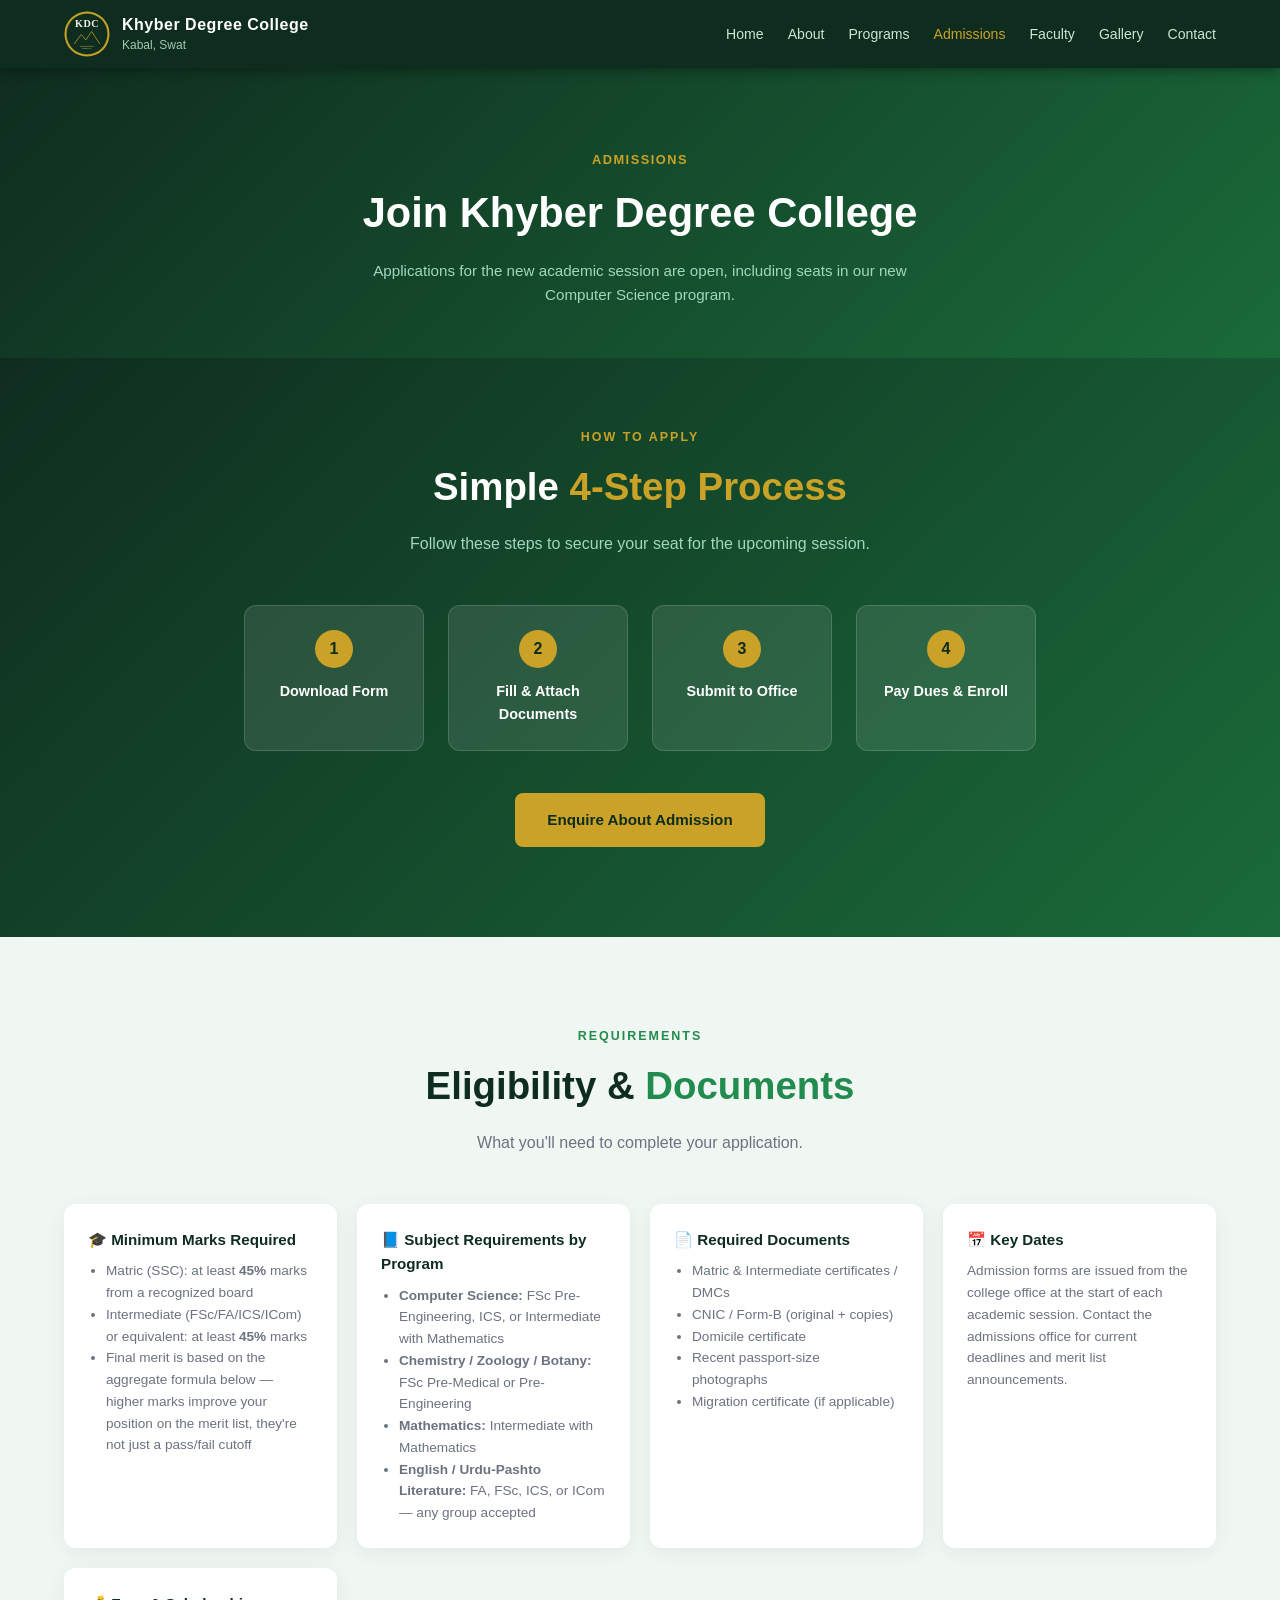
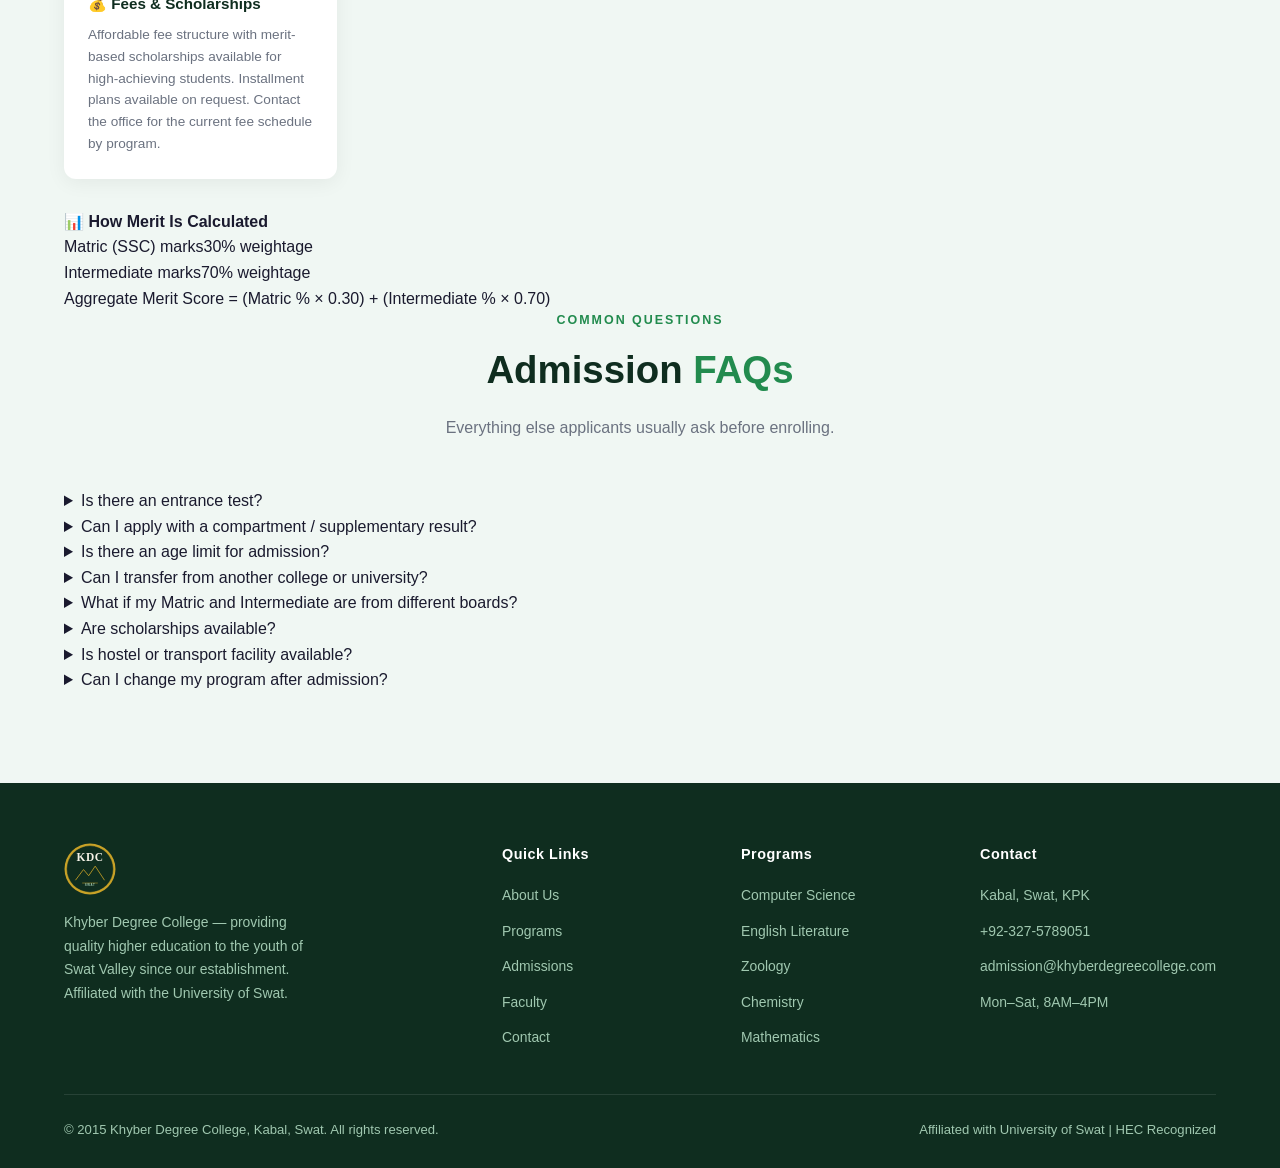
<file: admissions.html>
<!DOCTYPE html>
<html lang="en">
<head>
  <meta charset="UTF-8" />
  <meta name="viewport" content="width=device-width, initial-scale=1.0" />
  <title>Admissions – Khyber Degree College</title>
  <link rel="icon" type="image/svg+xml" href="images/kdc-logo.svg" />
  <link rel="stylesheet" href="css/style.css" />
</head>
<body>

<nav id="navbar">
  <a class="nav-brand" href="index.html">
    <div class="nav-logo" style="background:none;"><svg width="46" height="46" viewBox="0 0 200 200" style="display:block;flex-shrink:0;"><circle cx="100" cy="100" r="98" fill="#c9a227"/><circle cx="100" cy="100" r="90" fill="#0f2d1f"/><circle cx="100" cy="100" r="90" fill="none" stroke="#c9a227" stroke-width="2"/><text x="100" y="70" text-anchor="middle" font-family="Georgia, serif" font-weight="700" font-size="44" fill="#f4f1e6" letter-spacing="2">KDC</text><path d="M45,142 L75,102 L95,126 L120,89 L155,142" fill="none" stroke="#c9a227" stroke-width="3.5" stroke-linejoin="round" stroke-linecap="round" opacity="0.9"/><line x1="70" y1="154" x2="130" y2="154" stroke="#c9a227" stroke-width="2"/><text x="100" y="167" text-anchor="middle" font-family="Arial" font-weight="700" font-size="11" fill="#a0c8b0" letter-spacing="2.5">SWAT</text></svg></div>
    <div class="nav-title">
      <strong>Khyber Degree College</strong>
      <span>Kabal, Swat</span>
    </div>
  </a>
  <ul class="nav-links" id="navLinks">
    <li><a href="index.html">Home</a></li>
    <li><a href="about.html">About</a></li>
    <li><a href="programs.html">Programs</a></li>
    <li><a href="admissions.html" class="active">Admissions</a></li>
    <li><a href="faculty.html">Faculty</a></li>
    <li><a href="gallery.html">Gallery</a></li>
    <li><a href="contact.html">Contact</a></li>
  </ul>
  <div class="hamburger" id="hamburger" onclick="toggleMenu()">
    <span></span><span></span><span></span>
  </div>
</nav>

<div class="page-banner">
  <p class="crumb">Admissions</p>
  <h1>Join Khyber Degree College</h1>
  <p>Applications for the new academic session are open, including seats in our new Computer Science program.</p>
</div>

<section class="admission" id="admission" style="padding-top:70px;">
  <p class="section-label">How to Apply</p>
  <h2 class="section-title">Simple <span style="color:var(--gold)">4-Step Process</span></h2>
  <p class="section-desc">Follow these steps to secure your seat for the upcoming session.</p>
  <div class="admission-steps">
    <div class="step">
      <div class="step-num">1</div>
      <h4>Download Form</h4>
    </div>
    <div class="step">
      <div class="step-num">2</div>
      <h4>Fill &amp; Attach Documents</h4>
    </div>
    <div class="step">
      <div class="step-num">3</div>
      <h4>Submit to Office</h4>
    </div>
    <div class="step">
      <div class="step-num">4</div>
      <h4>Pay Dues &amp; Enroll</h4>
    </div>
  </div>
  <a href="contact.html" class="btn btn-primary">Enquire About Admission</a>
</section>

<section class="programs">
  <div class="centered">
    <p class="section-label">Requirements</p>
    <h2 class="section-title">Eligibility &amp; <span>Documents</span></h2>
    <p class="section-desc">What you'll need to complete your application.</p>
  </div>
  <div class="req-grid">
    <div class="req-card">
      <h4>🎓 Minimum Marks Required</h4>
      <ul>
        <li>Matric (SSC): at least <strong>45%</strong> marks from a recognized board</li>
        <li>Intermediate (FSc/FA/ICS/ICom) or equivalent: at least <strong>45%</strong> marks</li>
        <li>Final merit is based on the aggregate formula below — higher marks improve your position on the merit list, they're not just a pass/fail cutoff</li>
      </ul>
    </div>
    <div class="req-card">
      <h4>📘 Subject Requirements by Program</h4>
      <ul>
        <li><strong>Computer Science:</strong> FSc Pre-Engineering, ICS, or Intermediate with Mathematics</li>
        <li><strong>Chemistry / Zoology / Botany:</strong> FSc Pre-Medical or Pre-Engineering</li>
        <li><strong>Mathematics:</strong> Intermediate with Mathematics</li>
        <li><strong>English / Urdu-Pashto Literature:</strong> FA, FSc, ICS, or ICom — any group accepted</li>
      </ul>
    </div>
    <div class="req-card">
      <h4>📄 Required Documents</h4>
      <ul>
        <li>Matric &amp; Intermediate certificates / DMCs</li>
        <li>CNIC / Form-B (original + copies)</li>
        <li>Domicile certificate</li>
        <li>Recent passport-size photographs</li>
        <li>Migration certificate (if applicable)</li>
      </ul>
    </div>
    <div class="req-card">
      <h4>📅 Key Dates</h4>
      <p>Admission forms are issued from the college office at the start of each academic session. Contact the admissions office for current deadlines and merit list announcements.</p>
    </div>
    <div class="req-card">
      <h4>💰 Fees &amp; Scholarships</h4>
      <p>Affordable fee structure with merit-based scholarships available for high-achieving students. Installment plans available on request. Contact the office for the current fee schedule by program.</p>
    </div>
  </div>

  <div class="merit-box">
    <h4>📊 How Merit Is Calculated</h4>
    <div class="merit-rows">
      <div class="merit-row"><span>Matric (SSC) marks</span><span class="weight">30% weightage</span></div>
      <div class="merit-row"><span>Intermediate marks</span><span class="weight">70% weightage</span></div>
    </div>
    <div class="formula">Aggregate Merit Score = (Matric % &times; 0.30) + (Intermediate % &times; 0.70)</div>
  </div>

  <div class="centered">
    <p class="section-label">Common Questions</p>
    <h2 class="section-title">Admission <span>FAQs</span></h2>
    <p class="section-desc">Everything else applicants usually ask before enrolling.</p>
  </div>
  <div class="faq-list">
    <details class="faq-item">
      <summary>Is there an entrance test?</summary>
      <p>No. Admission is purely merit-based on your Matric and Intermediate academic record — there is no separate entry test to sit for.</p>
    </details>
    <details class="faq-item">
      <summary>Can I apply with a compartment / supplementary result?</summary>
      <p>You may apply provisionally, but your admission is confirmed only once you clear the compartment and submit an updated result before the merit list deadline.</p>
    </details>
    <details class="faq-item">
      <summary>Is there an age limit for admission?</summary>
      <p>There is no strict upper age limit for BS admission at the college. You do need to meet the standard minimum age requirement for having completed Intermediate.</p>
    </details>
    <details class="faq-item">
      <summary>Can I transfer from another college or university?</summary>
      <p>Yes, migration is possible subject to seat availability and University of Swat equivalence/transfer policy. Bring your migration certificate and transcript to the admissions office for evaluation.</p>
    </details>
    <details class="faq-item">
      <summary>What if my Matric and Intermediate are from different boards?</summary>
      <p>That's fine — results from any board recognized by the relevant provincial or federal education authority are accepted. Equivalence certificates are required for qualifications from outside Pakistan.</p>
    </details>
    <details class="faq-item">
      <summary>Are scholarships available?</summary>
      <p>Yes, merit-based fee concessions and scholarships are available for high-achieving and financially deserving students. Ask the admissions office about current eligibility criteria and how to apply.</p>
    </details>
    <details class="faq-item">
      <summary>Is hostel or transport facility available?</summary>
      <p>The college currently operates as a day-scholar institution. Contact the office directly for the latest information on any transport arrangements for students commuting from nearby areas.</p>
    </details>
    <details class="faq-item">
      <summary>Can I change my program after admission?</summary>
      <p>Program changes may be considered within the first few weeks of the semester, subject to seat availability in the desired program and approval from the college administration.</p>
    </details>
  </div>
</section>

<footer>
  <div class="footer-grid">
    <div class="footer-brand">
      <div class="footer-logo" style="background:none;"><svg width="52" height="52" viewBox="0 0 200 200" style="display:block;"><circle cx="100" cy="100" r="98" fill="#c9a227"/><circle cx="100" cy="100" r="90" fill="#0f2d1f"/><circle cx="100" cy="100" r="90" fill="none" stroke="#c9a227" stroke-width="2"/><text x="100" y="70" text-anchor="middle" font-family="Georgia, serif" font-weight="700" font-size="44" fill="#f4f1e6" letter-spacing="2">KDC</text><path d="M45,142 L75,102 L95,126 L120,89 L155,142" fill="none" stroke="#c9a227" stroke-width="3.5" stroke-linejoin="round" stroke-linecap="round" opacity="0.9"/><line x1="70" y1="154" x2="130" y2="154" stroke="#c9a227" stroke-width="2"/><text x="100" y="167" text-anchor="middle" font-family="Arial" font-weight="700" font-size="11" fill="#a0c8b0" letter-spacing="2.5">SWAT</text></svg></div>
      <p>Khyber Degree College — providing quality higher education to the youth of Swat Valley since our establishment. Affiliated with the University of Swat.</p>
    </div>
    <div class="footer-col">
      <h4>Quick Links</h4>
      <ul>
        <li><a href="about.html">About Us</a></li>
        <li><a href="programs.html">Programs</a></li>
        <li><a href="admissions.html">Admissions</a></li>
        <li><a href="faculty.html">Faculty</a></li>
        <li><a href="contact.html">Contact</a></li>
      </ul>
    </div>
    <div class="footer-col">
      <h4>Programs</h4>
      <ul>
        <li><a href="programs.html#computer-science">Computer Science</a></li>
        <li><a href="programs.html#english-literature">English Literature</a></li>
        <li><a href="programs.html#zoology">Zoology</a></li>
        <li><a href="programs.html#chemistry">Chemistry</a></li>
        <li><a href="programs.html#mathematics">Mathematics</a></li>
      </ul>
    </div>
    <div class="footer-col">
      <h4>Contact</h4>
      <ul>
        <li><a href="contact.html">Kabal, Swat, KPK</a></li>
        <li><a href="contact.html">+92-327-5789051</a></li>
        <li><a href="mailto:admission@khyberdegreecollege.com">admission@khyberdegreecollege.com</a></li>
        <li><a href="contact.html">Mon–Sat, 8AM–4PM</a></li>
      </ul>
    </div>
  </div>
  <div class="footer-bottom">
    <span>© 2015 Khyber Degree College, Kabal, Swat. All rights reserved.</span>
    <span>Affiliated with University of Swat | HEC Recognized</span>
  </div>
</footer>

<script src="js/script.js"></script>
</body>
</html>
</file>
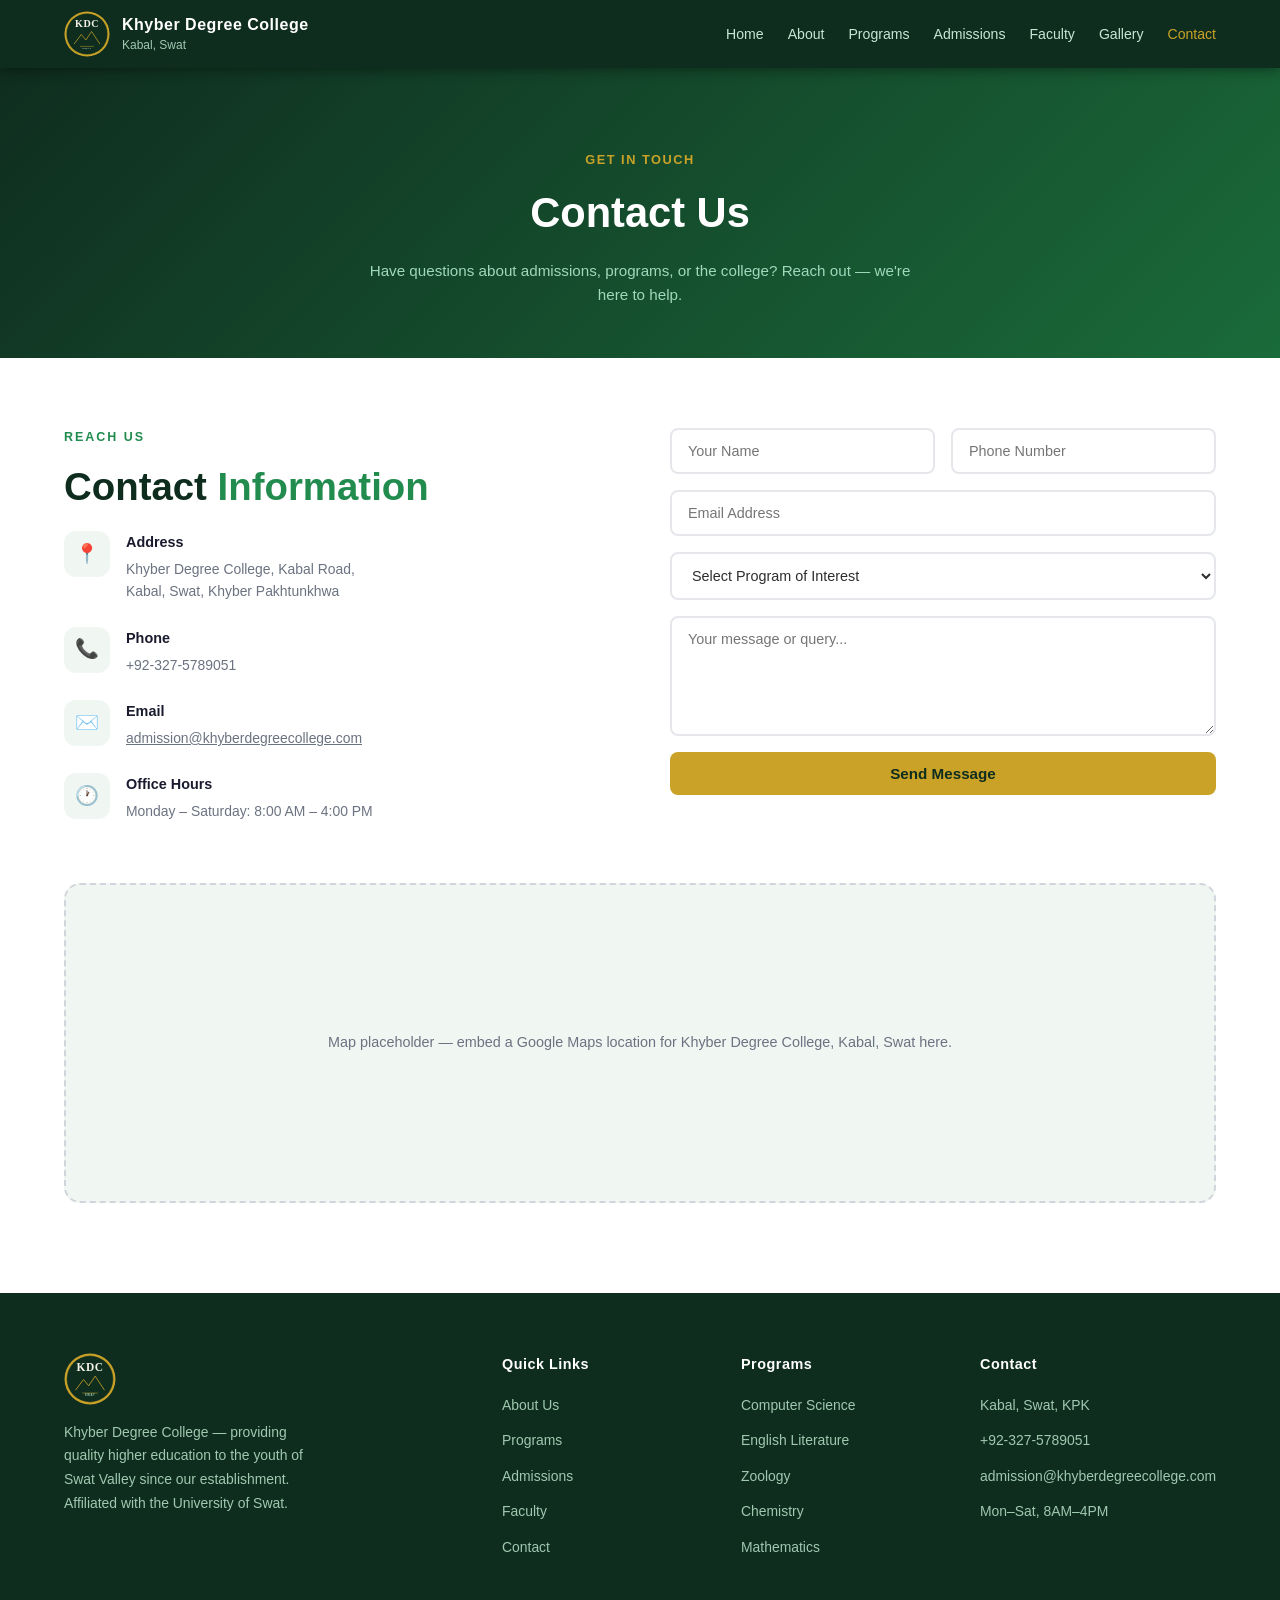
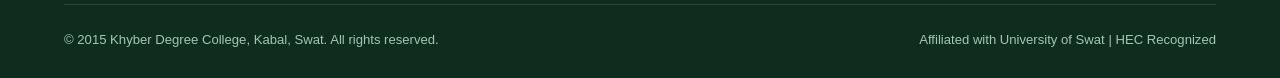
<file: contact.html>
<!DOCTYPE html>
<html lang="en">
<head>
  <meta charset="UTF-8" />
  <meta name="viewport" content="width=device-width, initial-scale=1.0" />
  <title>Contact Us – Khyber Degree College</title>
  <link rel="icon" type="image/svg+xml" href="images/kdc-logo.svg" />
  <link rel="stylesheet" href="css/style.css" />
</head>
<body>

<nav id="navbar">
  <a class="nav-brand" href="index.html">
    <div class="nav-logo" style="background:none;"><svg width="46" height="46" viewBox="0 0 200 200" style="display:block;flex-shrink:0;"><circle cx="100" cy="100" r="98" fill="#c9a227"/><circle cx="100" cy="100" r="90" fill="#0f2d1f"/><circle cx="100" cy="100" r="90" fill="none" stroke="#c9a227" stroke-width="2"/><text x="100" y="70" text-anchor="middle" font-family="Georgia, serif" font-weight="700" font-size="44" fill="#f4f1e6" letter-spacing="2">KDC</text><path d="M45,142 L75,102 L95,126 L120,89 L155,142" fill="none" stroke="#c9a227" stroke-width="3.5" stroke-linejoin="round" stroke-linecap="round" opacity="0.9"/><line x1="70" y1="154" x2="130" y2="154" stroke="#c9a227" stroke-width="2"/><text x="100" y="167" text-anchor="middle" font-family="Arial" font-weight="700" font-size="11" fill="#a0c8b0" letter-spacing="2.5">SWAT</text></svg></div>
    <div class="nav-title">
      <strong>Khyber Degree College</strong>
      <span>Kabal, Swat</span>
    </div>
  </a>
  <ul class="nav-links" id="navLinks">
    <li><a href="index.html">Home</a></li>
    <li><a href="about.html">About</a></li>
    <li><a href="programs.html">Programs</a></li>
    <li><a href="admissions.html">Admissions</a></li>
    <li><a href="faculty.html">Faculty</a></li>
    <li><a href="gallery.html">Gallery</a></li>
    <li><a href="contact.html" class="active">Contact</a></li>
  </ul>
  <div class="hamburger" id="hamburger" onclick="toggleMenu()">
    <span></span><span></span><span></span>
  </div>
</nav>

<div class="page-banner">
  <p class="crumb">Get In Touch</p>
  <h1>Contact Us</h1>
  <p>Have questions about admissions, programs, or the college? Reach out — we're here to help.</p>
</div>

<section class="contact" id="contact" style="padding-top:70px;">
  <div class="contact-grid">
    <div>
      <p class="section-label">Reach Us</p>
      <h2 class="section-title">Contact <span>Information</span></h2>
      <div class="contact-info">
        <div class="contact-item">
          <div class="contact-icon">📍</div>
          <div>
            <h4>Address</h4>
            <p>Khyber Degree College, Kabal Road,<br>Kabal, Swat, Khyber Pakhtunkhwa</p>
          </div>
        </div>
        <div class="contact-item">
          <div class="contact-icon">📞</div>
          <div>
            <h4>Phone</h4>
            <p>+92-327-5789051</p>
          </div>
        </div>
        <div class="contact-item">
          <div class="contact-icon">✉️</div>
          <div>
            <h4>Email</h4>
            <p><a href="mailto:admission@khyberdegreecollege.com">admission@khyberdegreecollege.com</a></p>
          </div>
        </div>
        <div class="contact-item">
          <div class="contact-icon">🕐</div>
          <div>
            <h4>Office Hours</h4>
            <p>Monday – Saturday: 8:00 AM – 4:00 PM</p>
          </div>
        </div>
      </div>
    </div>
    <div>
      <form class="contact-form" action="https://formspree.io/f/YOUR_FORM_ID" method="POST" onsubmit="handleSubmit(event)">
        <div class="form-row">
          <input type="text" name="name" placeholder="Your Name" required />
          <input type="tel" name="phone" placeholder="Phone Number" />
        </div>
        <input type="email" name="email" placeholder="Email Address" required />
        <select name="program">
          <option value="">Select Program of Interest</option>
          <option>Computer Science</option>
          <option>English Literature</option>
          <option>Zoology</option>
          <option>Chemistry</option>
          <option>Botany</option>
          <option>Mathematics</option>
          <option>Urdu / Pashto Literature</option>
        </select>
        <textarea name="message" placeholder="Your message or query..." required></textarea>
        <button type="submit" class="btn btn-primary">Send Message</button>
      </form>
    </div>
  </div>

  <div class="map-placeholder">
    Map placeholder — embed a Google Maps location for Khyber Degree College, Kabal, Swat here.
  </div>
</section>

<footer>
  <div class="footer-grid">
    <div class="footer-brand">
      <div class="footer-logo" style="background:none;"><svg width="52" height="52" viewBox="0 0 200 200" style="display:block;"><circle cx="100" cy="100" r="98" fill="#c9a227"/><circle cx="100" cy="100" r="90" fill="#0f2d1f"/><circle cx="100" cy="100" r="90" fill="none" stroke="#c9a227" stroke-width="2"/><text x="100" y="70" text-anchor="middle" font-family="Georgia, serif" font-weight="700" font-size="44" fill="#f4f1e6" letter-spacing="2">KDC</text><path d="M45,142 L75,102 L95,126 L120,89 L155,142" fill="none" stroke="#c9a227" stroke-width="3.5" stroke-linejoin="round" stroke-linecap="round" opacity="0.9"/><line x1="70" y1="154" x2="130" y2="154" stroke="#c9a227" stroke-width="2"/><text x="100" y="167" text-anchor="middle" font-family="Arial" font-weight="700" font-size="11" fill="#a0c8b0" letter-spacing="2.5">SWAT</text></svg></div>
      <p>Khyber Degree College — providing quality higher education to the youth of Swat Valley since our establishment. Affiliated with the University of Swat.</p>
    </div>
    <div class="footer-col">
      <h4>Quick Links</h4>
      <ul>
        <li><a href="about.html">About Us</a></li>
        <li><a href="programs.html">Programs</a></li>
        <li><a href="admissions.html">Admissions</a></li>
        <li><a href="faculty.html">Faculty</a></li>
        <li><a href="contact.html">Contact</a></li>
      </ul>
    </div>
    <div class="footer-col">
      <h4>Programs</h4>
      <ul>
        <li><a href="programs.html#computer-science">Computer Science</a></li>
        <li><a href="programs.html#english-literature">English Literature</a></li>
        <li><a href="programs.html#zoology">Zoology</a></li>
        <li><a href="programs.html#chemistry">Chemistry</a></li>
        <li><a href="programs.html#mathematics">Mathematics</a></li>
      </ul>
    </div>
    <div class="footer-col">
      <h4>Contact</h4>
      <ul>
        <li><a href="contact.html">Kabal, Swat, KPK</a></li>
        <li><a href="contact.html">+92-327-5789051</a></li>
        <li><a href="mailto:admission@khyberdegreecollege.com">admission@khyberdegreecollege.com</a></li>
        <li><a href="contact.html">Mon–Sat, 8AM–4PM</a></li>
      </ul>
    </div>
  </div>
  <div class="footer-bottom">
    <span>© 2015 Khyber Degree College, Kabal, Swat. All rights reserved.</span>
    <span>Affiliated with University of Swat | HEC Recognized</span>
  </div>
</footer>

<script src="js/script.js"></script>
</body>
</html>
</file>
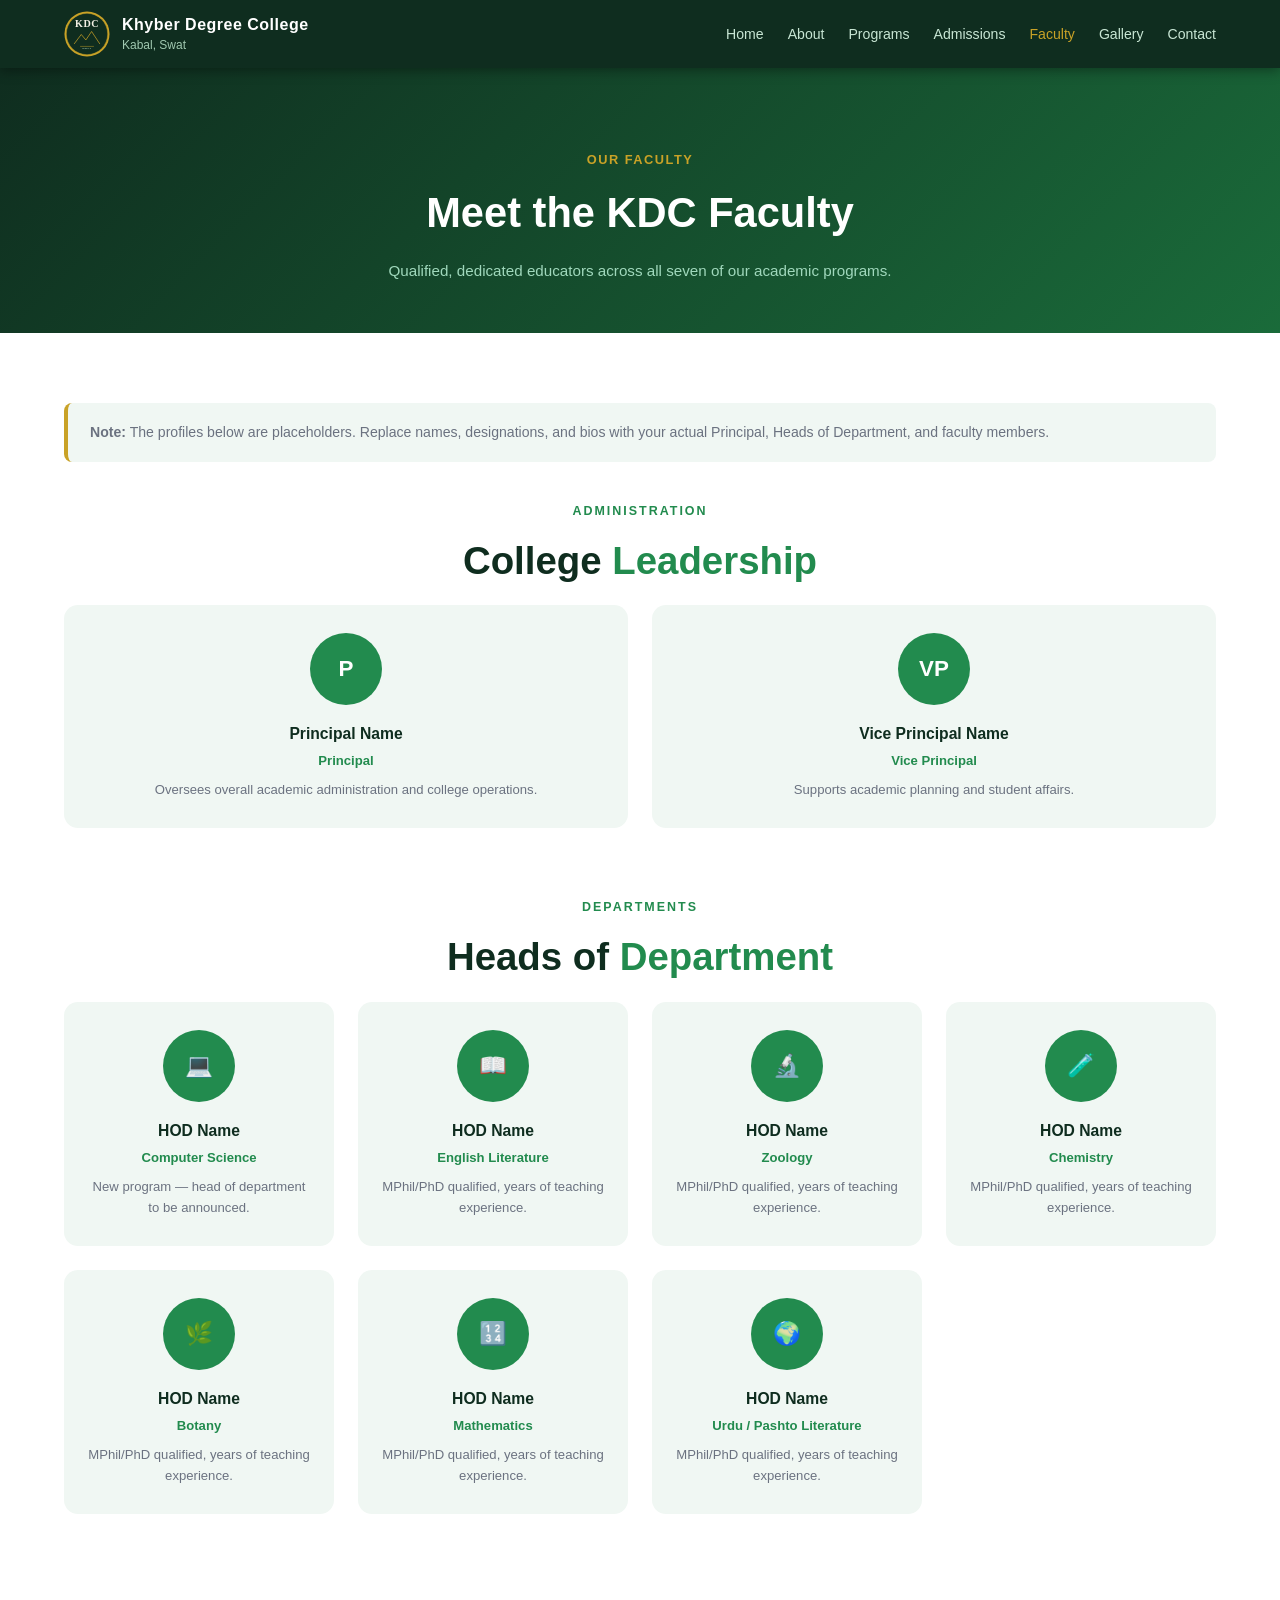
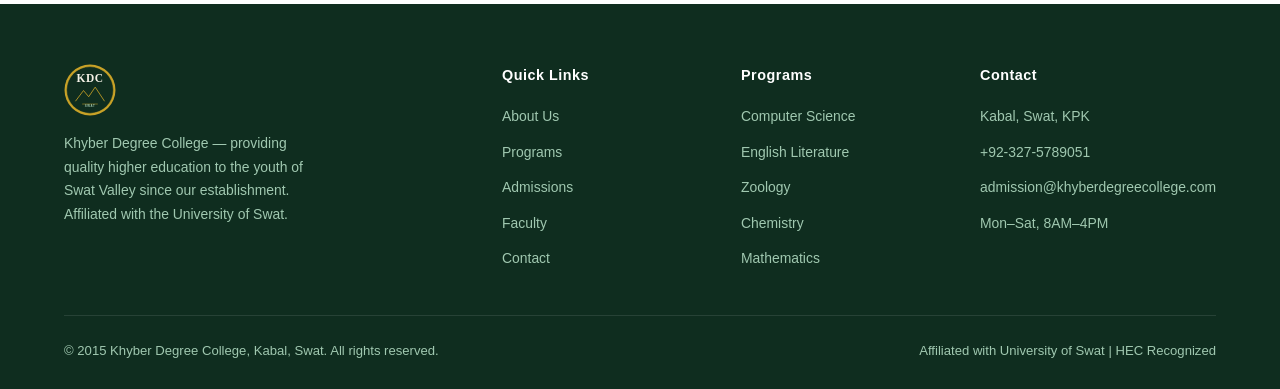
<file: faculty.html>
<!DOCTYPE html>
<html lang="en">
<head>
  <meta charset="UTF-8" />
  <meta name="viewport" content="width=device-width, initial-scale=1.0" />
  <title>Faculty – Khyber Degree College</title>
  <link rel="icon" type="image/svg+xml" href="images/kdc-logo.svg" />
  <link rel="stylesheet" href="css/style.css" />
</head>
<body>

<nav id="navbar">
  <a class="nav-brand" href="index.html">
    <div class="nav-logo" style="background:none;"><svg width="46" height="46" viewBox="0 0 200 200" style="display:block;flex-shrink:0;"><circle cx="100" cy="100" r="98" fill="#c9a227"/><circle cx="100" cy="100" r="90" fill="#0f2d1f"/><circle cx="100" cy="100" r="90" fill="none" stroke="#c9a227" stroke-width="2"/><text x="100" y="70" text-anchor="middle" font-family="Georgia, serif" font-weight="700" font-size="44" fill="#f4f1e6" letter-spacing="2">KDC</text><path d="M45,142 L75,102 L95,126 L120,89 L155,142" fill="none" stroke="#c9a227" stroke-width="3.5" stroke-linejoin="round" stroke-linecap="round" opacity="0.9"/><line x1="70" y1="154" x2="130" y2="154" stroke="#c9a227" stroke-width="2"/><text x="100" y="167" text-anchor="middle" font-family="Arial" font-weight="700" font-size="11" fill="#a0c8b0" letter-spacing="2.5">SWAT</text></svg></div>
    <div class="nav-title">
      <strong>Khyber Degree College</strong>
      <span>Kabal, Swat</span>
    </div>
  </a>
  <ul class="nav-links" id="navLinks">
    <li><a href="index.html">Home</a></li>
    <li><a href="about.html">About</a></li>
    <li><a href="programs.html">Programs</a></li>
    <li><a href="admissions.html">Admissions</a></li>
    <li><a href="faculty.html" class="active">Faculty</a></li>
    <li><a href="gallery.html">Gallery</a></li>
    <li><a href="contact.html">Contact</a></li>
  </ul>
  <div class="hamburger" id="hamburger" onclick="toggleMenu()">
    <span></span><span></span><span></span>
  </div>
</nav>

<div class="page-banner">
  <p class="crumb">Our Faculty</p>
  <h1>Meet the KDC Faculty</h1>
  <p>Qualified, dedicated educators across all seven of our academic programs.</p>
</div>

<section class="faculty" style="padding-top:70px;">
  <div class="faculty-note">
    <strong>Note:</strong> The profiles below are placeholders. Replace names, designations, and bios with your actual Principal, Heads of Department, and faculty members.
  </div>

  <div class="centered">
    <p class="section-label">Administration</p>
    <h2 class="section-title">College <span>Leadership</span></h2>
  </div>
  <div class="faculty-grid" style="margin-bottom: 70px;">
    <div class="faculty-card">
      <div class="faculty-avatar">P</div>
      <h3>Principal Name</h3>
      <p class="role">Principal</p>
      <p>Oversees overall academic administration and college operations.</p>
    </div>
    <div class="faculty-card">
      <div class="faculty-avatar">VP</div>
      <h3>Vice Principal Name</h3>
      <p class="role">Vice Principal</p>
      <p>Supports academic planning and student affairs.</p>
    </div>
  </div>

  <div class="centered">
    <p class="section-label">Departments</p>
    <h2 class="section-title">Heads of <span>Department</span></h2>
  </div>
  <div class="faculty-grid">
    <div class="faculty-card">
      <div class="faculty-avatar">💻</div>
      <h3>HOD Name</h3>
      <p class="role">Computer Science</p>
      <p>New program — head of department to be announced.</p>
    </div>
    <div class="faculty-card">
      <div class="faculty-avatar">📖</div>
      <h3>HOD Name</h3>
      <p class="role">English Literature</p>
      <p>MPhil/PhD qualified, years of teaching experience.</p>
    </div>
    <div class="faculty-card">
      <div class="faculty-avatar">🔬</div>
      <h3>HOD Name</h3>
      <p class="role">Zoology</p>
      <p>MPhil/PhD qualified, years of teaching experience.</p>
    </div>
    <div class="faculty-card">
      <div class="faculty-avatar">🧪</div>
      <h3>HOD Name</h3>
      <p class="role">Chemistry</p>
      <p>MPhil/PhD qualified, years of teaching experience.</p>
    </div>
    <div class="faculty-card">
      <div class="faculty-avatar">🌿</div>
      <h3>HOD Name</h3>
      <p class="role">Botany</p>
      <p>MPhil/PhD qualified, years of teaching experience.</p>
    </div>
    <div class="faculty-card">
      <div class="faculty-avatar">🔢</div>
      <h3>HOD Name</h3>
      <p class="role">Mathematics</p>
      <p>MPhil/PhD qualified, years of teaching experience.</p>
    </div>
    <div class="faculty-card">
      <div class="faculty-avatar">🌍</div>
      <h3>HOD Name</h3>
      <p class="role">Urdu / Pashto Literature</p>
      <p>MPhil/PhD qualified, years of teaching experience.</p>
    </div>
  </div>
</section>

<footer>
  <div class="footer-grid">
    <div class="footer-brand">
      <div class="footer-logo" style="background:none;"><svg width="52" height="52" viewBox="0 0 200 200" style="display:block;"><circle cx="100" cy="100" r="98" fill="#c9a227"/><circle cx="100" cy="100" r="90" fill="#0f2d1f"/><circle cx="100" cy="100" r="90" fill="none" stroke="#c9a227" stroke-width="2"/><text x="100" y="70" text-anchor="middle" font-family="Georgia, serif" font-weight="700" font-size="44" fill="#f4f1e6" letter-spacing="2">KDC</text><path d="M45,142 L75,102 L95,126 L120,89 L155,142" fill="none" stroke="#c9a227" stroke-width="3.5" stroke-linejoin="round" stroke-linecap="round" opacity="0.9"/><line x1="70" y1="154" x2="130" y2="154" stroke="#c9a227" stroke-width="2"/><text x="100" y="167" text-anchor="middle" font-family="Arial" font-weight="700" font-size="11" fill="#a0c8b0" letter-spacing="2.5">SWAT</text></svg></div>
      <p>Khyber Degree College — providing quality higher education to the youth of Swat Valley since our establishment. Affiliated with the University of Swat.</p>
    </div>
    <div class="footer-col">
      <h4>Quick Links</h4>
      <ul>
        <li><a href="about.html">About Us</a></li>
        <li><a href="programs.html">Programs</a></li>
        <li><a href="admissions.html">Admissions</a></li>
        <li><a href="faculty.html">Faculty</a></li>
        <li><a href="contact.html">Contact</a></li>
      </ul>
    </div>
    <div class="footer-col">
      <h4>Programs</h4>
      <ul>
        <li><a href="programs.html#computer-science">Computer Science</a></li>
        <li><a href="programs.html#english-literature">English Literature</a></li>
        <li><a href="programs.html#zoology">Zoology</a></li>
        <li><a href="programs.html#chemistry">Chemistry</a></li>
        <li><a href="programs.html#mathematics">Mathematics</a></li>
      </ul>
    </div>
    <div class="footer-col">
      <h4>Contact</h4>
      <ul>
        <li><a href="contact.html">Kabal, Swat, KPK</a></li>
        <li><a href="contact.html">+92-327-5789051</a></li>
        <li><a href="mailto:admission@khyberdegreecollege.com">admission@khyberdegreecollege.com</a></li>
        <li><a href="contact.html">Mon–Sat, 8AM–4PM</a></li>
      </ul>
    </div>
  </div>
  <div class="footer-bottom">
    <span>© 2015 Khyber Degree College, Kabal, Swat. All rights reserved.</span>
    <span>Affiliated with University of Swat | HEC Recognized</span>
  </div>
</footer>

<script src="js/script.js"></script>
</body>
</html>
</file>
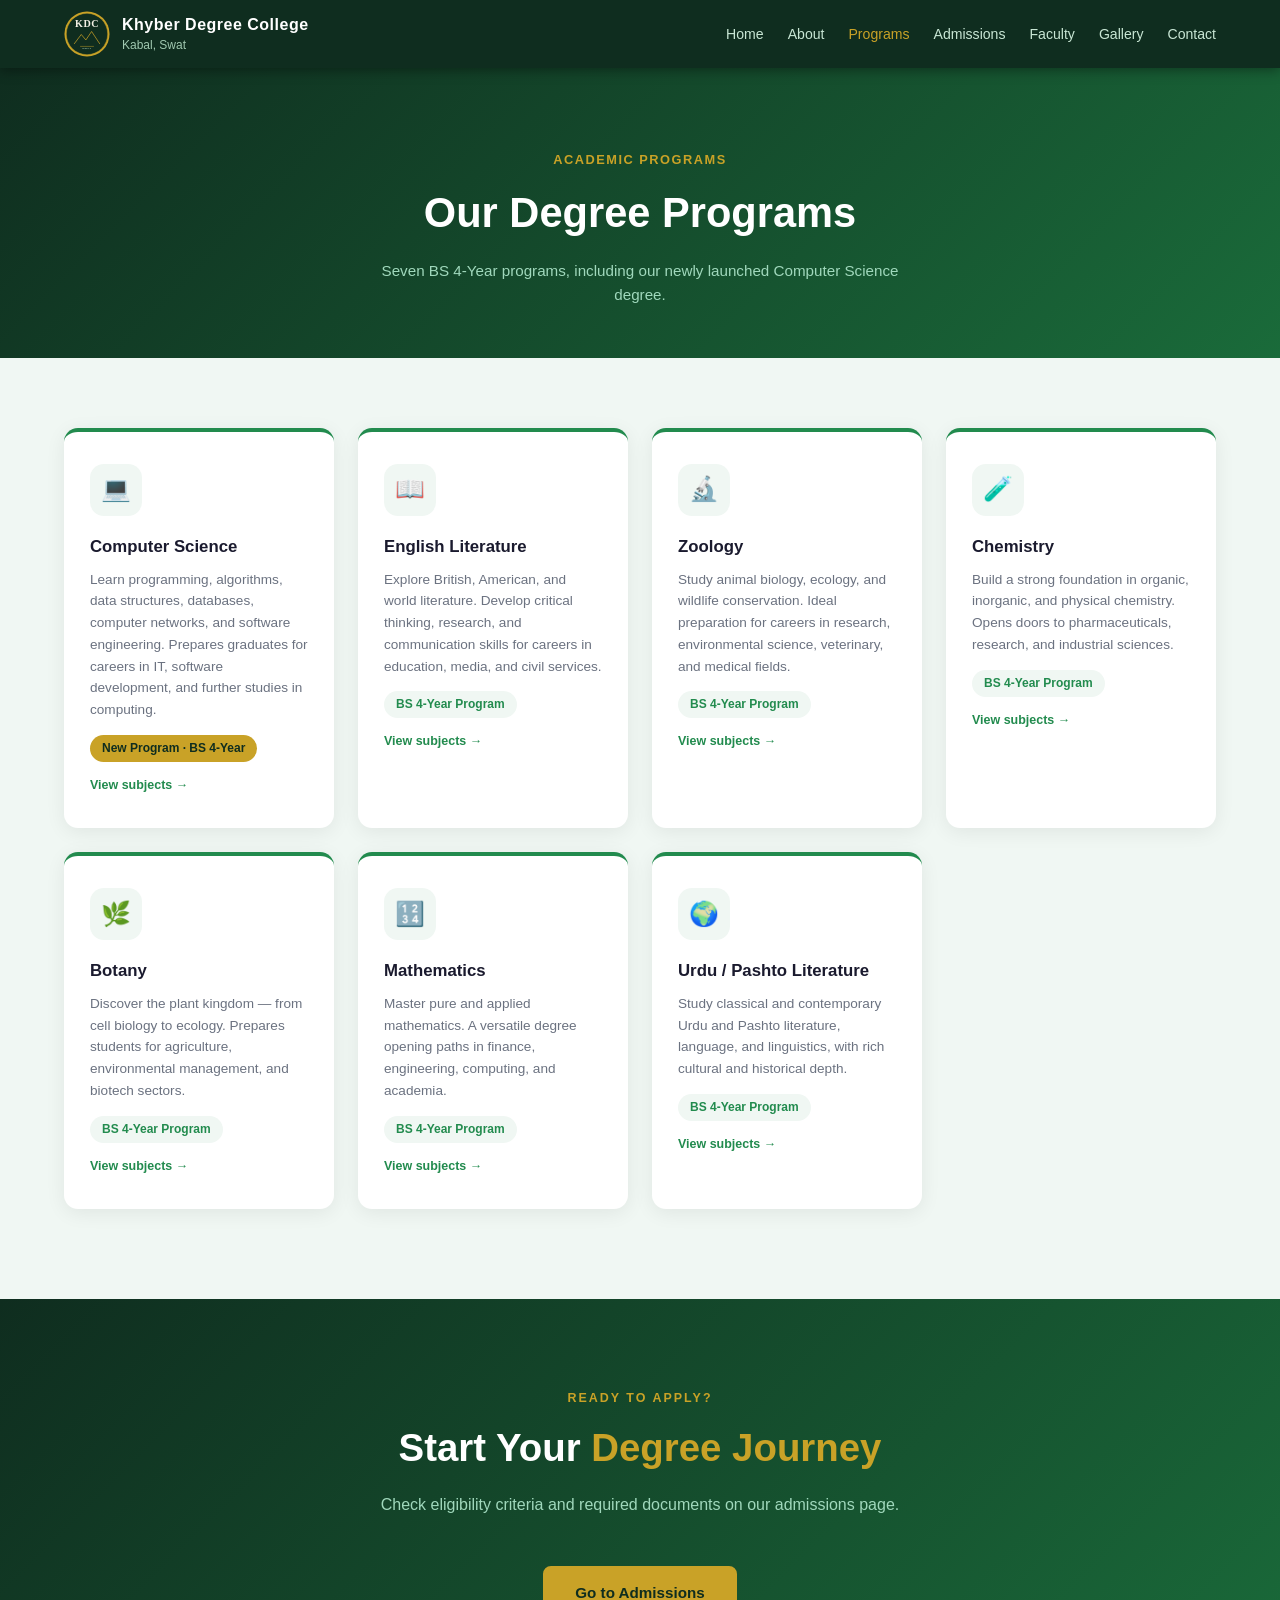
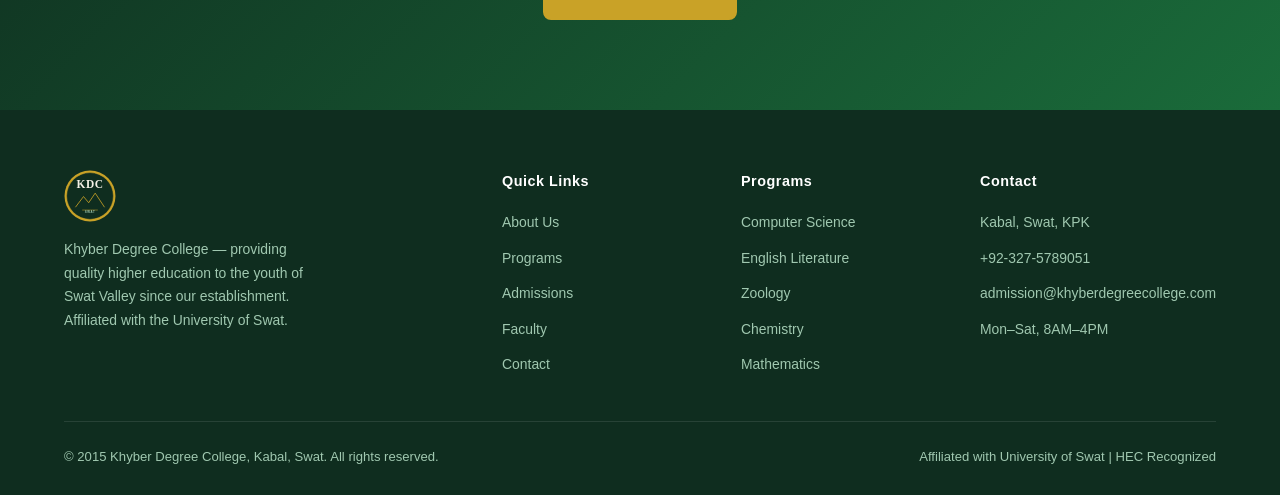
<file: programs.html>
<!DOCTYPE html>
<html lang="en">
<head>
  <meta charset="UTF-8" />
  <meta name="viewport" content="width=device-width, initial-scale=1.0" />
  <title>Academic Programs – Khyber Degree College</title>
  <link rel="icon" type="image/svg+xml" href="images/kdc-logo.svg" />
  <link rel="stylesheet" href="css/style.css" />
</head>
<body>

<nav id="navbar">
  <a class="nav-brand" href="index.html">
    <div class="nav-logo" style="background:none;"><svg width="46" height="46" viewBox="0 0 200 200" style="display:block;flex-shrink:0;"><circle cx="100" cy="100" r="98" fill="#c9a227"/><circle cx="100" cy="100" r="90" fill="#0f2d1f"/><circle cx="100" cy="100" r="90" fill="none" stroke="#c9a227" stroke-width="2"/><text x="100" y="70" text-anchor="middle" font-family="Georgia, serif" font-weight="700" font-size="44" fill="#f4f1e6" letter-spacing="2">KDC</text><path d="M45,142 L75,102 L95,126 L120,89 L155,142" fill="none" stroke="#c9a227" stroke-width="3.5" stroke-linejoin="round" stroke-linecap="round" opacity="0.9"/><line x1="70" y1="154" x2="130" y2="154" stroke="#c9a227" stroke-width="2"/><text x="100" y="167" text-anchor="middle" font-family="Arial" font-weight="700" font-size="11" fill="#a0c8b0" letter-spacing="2.5">SWAT</text></svg></div>
    <div class="nav-title">
      <strong>Khyber Degree College</strong>
      <span>Kabal, Swat</span>
    </div>
  </a>
  <ul class="nav-links" id="navLinks">
    <li><a href="index.html">Home</a></li>
    <li><a href="about.html">About</a></li>
    <li><a href="programs.html" class="active">Programs</a></li>
    <li><a href="admissions.html">Admissions</a></li>
    <li><a href="faculty.html">Faculty</a></li>
    <li><a href="gallery.html">Gallery</a></li>
    <li><a href="contact.html">Contact</a></li>
  </ul>
  <div class="hamburger" id="hamburger" onclick="toggleMenu()">
    <span></span><span></span><span></span>
  </div>
</nav>

<div class="page-banner">
  <p class="crumb">Academic Programs</p>
  <h1>Our Degree Programs</h1>
  <p>Seven BS 4-Year programs, including our newly launched Computer Science degree.</p>
</div>

<section class="programs" id="programs" style="padding-top:70px;">
  <div class="programs-grid">
    <div class="program-card" id="computer-science" onclick="openProgramModal('computer-science')">
      <div class="prog-icon">💻</div>
      <h3>Computer Science</h3>
      <p>Learn programming, algorithms, data structures, databases, computer networks, and software engineering. Prepares graduates for careers in IT, software development, and further studies in computing.</p>
      <span class="prog-badge new">New Program · BS 4-Year</span>
      <span class="prog-hint">View subjects →</span>
    </div>
    <div class="program-card" id="english-literature" onclick="openProgramModal('english-literature')">
      <div class="prog-icon">📖</div>
      <h3>English Literature</h3>
      <p>Explore British, American, and world literature. Develop critical thinking, research, and communication skills for careers in education, media, and civil services.</p>
      <span class="prog-badge">BS 4-Year Program</span>
      <span class="prog-hint">View subjects →</span>
    </div>
    <div class="program-card" id="zoology" onclick="openProgramModal('zoology')">
      <div class="prog-icon">🔬</div>
      <h3>Zoology</h3>
      <p>Study animal biology, ecology, and wildlife conservation. Ideal preparation for careers in research, environmental science, veterinary, and medical fields.</p>
      <span class="prog-badge">BS 4-Year Program</span>
      <span class="prog-hint">View subjects →</span>
    </div>
    <div class="program-card" id="chemistry" onclick="openProgramModal('chemistry')">
      <div class="prog-icon">🧪</div>
      <h3>Chemistry</h3>
      <p>Build a strong foundation in organic, inorganic, and physical chemistry. Opens doors to pharmaceuticals, research, and industrial sciences.</p>
      <span class="prog-badge">BS 4-Year Program</span>
      <span class="prog-hint">View subjects →</span>
    </div>
    <div class="program-card" id="botany" onclick="openProgramModal('botany')">
      <div class="prog-icon">🌿</div>
      <h3>Botany</h3>
      <p>Discover the plant kingdom — from cell biology to ecology. Prepares students for agriculture, environmental management, and biotech sectors.</p>
      <span class="prog-badge">BS 4-Year Program</span>
      <span class="prog-hint">View subjects →</span>
    </div>
    <div class="program-card" id="mathematics" onclick="openProgramModal('mathematics')">
      <div class="prog-icon">🔢</div>
      <h3>Mathematics</h3>
      <p>Master pure and applied mathematics. A versatile degree opening paths in finance, engineering, computing, and academia.</p>
      <span class="prog-badge">BS 4-Year Program</span>
      <span class="prog-hint">View subjects →</span>
    </div>
    <div class="program-card" id="urdu-pashto" onclick="openProgramModal('urdu-pashto')">
      <div class="prog-icon">🌍</div>
      <h3>Urdu / Pashto Literature</h3>
      <p>Study classical and contemporary Urdu and Pashto literature, language, and linguistics, with rich cultural and historical depth.</p>
      <span class="prog-badge">BS 4-Year Program</span>
      <span class="prog-hint">View subjects →</span>
    </div>
  </div>
</section>

<!-- ── Program detail modal ── -->
<div class="modal-overlay" id="programModal">
  <div class="modal-box">
    <button class="modal-close" onclick="closeProgramModal()" aria-label="Close">✕</button>
    <div class="modal-icon" id="modalIcon"></div>
    <h2 id="modalTitle"></h2>
    <span class="modal-badge" id="modalBadge"></span>
    <h3>Core Subjects</h3>
    <ul class="modal-subjects" id="modalSubjects"></ul>
    <h3>Career Paths</h3>
    <div class="modal-careers" id="modalCareers"></div>
    <div class="modal-note">
      Plus compulsory courses in all programs: English, Islamic Studies/Ethics, Pakistan Studies, and Communication Skills.
    </div>
  </div>
</div>

<section class="admission" id="admission">
  <p class="section-label">Ready to Apply?</p>
  <h2 class="section-title">Start Your <span style="color:var(--gold)">Degree Journey</span></h2>
  <p class="section-desc">Check eligibility criteria and required documents on our admissions page.</p>
  <a href="admissions.html" class="btn btn-primary">Go to Admissions</a>
</section>

<footer>
  <div class="footer-grid">
    <div class="footer-brand">
      <div class="footer-logo" style="background:none;"><svg width="52" height="52" viewBox="0 0 200 200" style="display:block;"><circle cx="100" cy="100" r="98" fill="#c9a227"/><circle cx="100" cy="100" r="90" fill="#0f2d1f"/><circle cx="100" cy="100" r="90" fill="none" stroke="#c9a227" stroke-width="2"/><text x="100" y="70" text-anchor="middle" font-family="Georgia, serif" font-weight="700" font-size="44" fill="#f4f1e6" letter-spacing="2">KDC</text><path d="M45,142 L75,102 L95,126 L120,89 L155,142" fill="none" stroke="#c9a227" stroke-width="3.5" stroke-linejoin="round" stroke-linecap="round" opacity="0.9"/><line x1="70" y1="154" x2="130" y2="154" stroke="#c9a227" stroke-width="2"/><text x="100" y="167" text-anchor="middle" font-family="Arial" font-weight="700" font-size="11" fill="#a0c8b0" letter-spacing="2.5">SWAT</text></svg></div>
      <p>Khyber Degree College — providing quality higher education to the youth of Swat Valley since our establishment. Affiliated with the University of Swat.</p>
    </div>
    <div class="footer-col">
      <h4>Quick Links</h4>
      <ul>
        <li><a href="about.html">About Us</a></li>
        <li><a href="programs.html">Programs</a></li>
        <li><a href="admissions.html">Admissions</a></li>
        <li><a href="faculty.html">Faculty</a></li>
        <li><a href="contact.html">Contact</a></li>
      </ul>
    </div>
    <div class="footer-col">
      <h4>Programs</h4>
      <ul>
        <li><a href="programs.html#computer-science">Computer Science</a></li>
        <li><a href="programs.html#english-literature">English Literature</a></li>
        <li><a href="programs.html#zoology">Zoology</a></li>
        <li><a href="programs.html#chemistry">Chemistry</a></li>
        <li><a href="programs.html#mathematics">Mathematics</a></li>
      </ul>
    </div>
    <div class="footer-col">
      <h4>Contact</h4>
      <ul>
        <li><a href="contact.html">Kabal, Swat, KPK</a></li>
        <li><a href="contact.html">+92-327-5789051</a></li>
        <li><a href="mailto:admission@khyberdegreecollege.com">admission@khyberdegreecollege.com</a></li>
        <li><a href="contact.html">Mon–Sat, 8AM–4PM</a></li>
      </ul>
    </div>
  </div>
  <div class="footer-bottom">
    <span>© 2015 Khyber Degree College, Kabal, Swat. All rights reserved.</span>
    <span>Affiliated with University of Swat | HEC Recognized</span>
  </div>
</footer>

<script src="js/script.js"></script>
<script src="js/programs-data.js"></script>
</body>
</html>
</file>
<file: css/style.css>
/* ── Reset & base ── */
*, *::before, *::after { box-sizing: border-box; margin: 0; padding: 0; }
html { scroll-behavior: smooth; }
body {
  font-family: 'Segoe UI', Arial, sans-serif;
  color: #1a1a2e;
  background: #f9fafb;
  line-height: 1.6;
}

/* ── Colour tokens ── */
:root {
  --green:  #1a6b3a;
  --green2: #228b4e;
  --gold:   #c9a227;
  --light:  #f0f7f3;
  --dark:   #0f2d1f;
  --text:   #2d2d2d;
  --muted:  #6b7280;
}

a { color: inherit; }
img { max-width: 100%; display: block; }

/* ── Navbar ── */
nav {
  position: fixed; top: 0; width: 100%; z-index: 999;
  background: var(--dark);
  display: flex; align-items: center; justify-content: space-between;
  padding: 0 5%;
  height: 68px;
  box-shadow: 0 2px 12px rgba(0,0,0,.4);
}
.nav-brand {
  display: flex; align-items: center; gap: 12px;
  text-decoration: none;
}
.nav-logo {
  width: 46px; height: 46px; border-radius: 50%;
  background: var(--gold);
  display: flex; align-items: center; justify-content: center;
  font-size: 1.3rem; font-weight: 900; color: var(--dark);
  flex-shrink: 0;
}
.nav-title { color: #fff; line-height: 1.2; }
.nav-title strong { display: block; font-size: 1rem; letter-spacing: .5px; }
.nav-title span { font-size: .75rem; color: #a0c8b0; }
.nav-links { display: flex; gap: 24px; list-style: none; }
.nav-links a {
  color: #c8e6d4; text-decoration: none;
  font-size: .88rem; font-weight: 500;
  transition: color .2s;
}
.nav-links a:hover, .nav-links a.active { color: var(--gold); }
.hamburger { display: none; flex-direction: column; gap: 5px; cursor: pointer; }
.hamburger span { width: 24px; height: 2px; background: #fff; transition: .3s; }

/* ── Hero (home) ── */
.hero {
  min-height: 100vh;
  background:
    linear-gradient(160deg, rgba(15,45,31,.88) 0%, rgba(26,107,58,.72) 60%, rgba(201,162,39,.25) 100%),
    url('https://images.unsplash.com/photo-1562774053-701939374585?w=1600&q=80') center/cover no-repeat;
  display: flex; align-items: center; justify-content: center;
  text-align: center;
  padding: 120px 5% 80px;
}
.hero-content { max-width: 780px; }
.hero-badge {
  display: inline-block;
  background: var(--gold); color: var(--dark);
  font-size: .78rem; font-weight: 700; letter-spacing: 1.5px;
  text-transform: uppercase; padding: 5px 16px; border-radius: 20px;
  margin-bottom: 22px;
}
.hero h1 {
  font-size: clamp(2rem, 5vw, 3.6rem);
  color: #fff; font-weight: 800; line-height: 1.15;
  text-shadow: 0 2px 12px rgba(0,0,0,.4);
  margin-bottom: 16px;
}
.hero h1 em { color: var(--gold); font-style: normal; }
.hero p {
  font-size: 1.1rem; color: #cde8d8;
  max-width: 560px; margin: 0 auto 36px;
}
.hero-buttons { display: flex; gap: 14px; justify-content: center; flex-wrap: wrap; }
.btn {
  padding: 13px 30px; border-radius: 8px; font-size: .95rem;
  font-weight: 600; cursor: pointer; text-decoration: none;
  border: 2px solid transparent; transition: all .25s;
  display: inline-block;
}
.btn-primary { background: var(--gold); color: var(--dark); border-color: var(--gold); }
.btn-primary:hover { background: #b8900f; border-color: #b8900f; }
.btn-outline { background: transparent; color: #fff; border-color: #fff; }
.btn-outline:hover { background: #fff; color: var(--dark); }

/* ── Page banner (inner pages) ── */
.page-banner {
  margin-top: 68px;
  padding: 70px 5% 50px;
  background: linear-gradient(135deg, var(--dark) 0%, var(--green) 100%);
  text-align: center;
}
.page-banner .crumb {
  color: var(--gold); font-size: .8rem; font-weight: 700;
  letter-spacing: 1.5px; text-transform: uppercase; margin-bottom: 10px;
}
.page-banner h1 { color: #fff; font-size: clamp(1.8rem, 4vw, 2.6rem); font-weight: 800; }
.page-banner p { color: #a0d8bc; max-width: 560px; margin: 12px auto 0; font-size: .95rem; }

/* ── Stats strip ── */
.stats {
  background: var(--green);
  display: flex; flex-wrap: wrap; justify-content: center; gap: 0;
}
.stat {
  flex: 1 1 180px; text-align: center;
  padding: 32px 20px; border-right: 1px solid rgba(255,255,255,.15);
}
.stat:last-child { border-right: none; }
.stat .num { font-size: 2.2rem; font-weight: 800; color: var(--gold); }
.stat .lbl { font-size: .85rem; color: #a0d8bc; margin-top: 4px; }

/* ── Section shared ── */
section { padding: 90px 5%; }
.section-label {
  font-size: .78rem; font-weight: 700; letter-spacing: 2px;
  text-transform: uppercase; color: var(--green2); margin-bottom: 8px;
}
.section-title {
  font-size: clamp(1.6rem, 3vw, 2.4rem);
  font-weight: 800; color: var(--dark); margin-bottom: 14px;
}
.section-title span { color: var(--green2); }
.section-desc { color: var(--muted); max-width: 580px; margin-bottom: 48px; }
.centered { text-align: center; }
.centered .section-desc { margin-left: auto; margin-right: auto; }

/* ── About ── */
.about { background: #fff; }
.about-grid {
  display: grid; grid-template-columns: 1fr 1fr; gap: 60px; align-items: center;
}
.about-img {
  border-radius: 16px; overflow: hidden;
  box-shadow: 0 20px 60px rgba(0,0,0,.12);
  position: relative;
}
.about-img img { width: 100%; height: 400px; object-fit: cover; display: block; }
.about-img .img-badge {
  position: absolute; bottom: 20px; left: 20px;
  background: var(--gold); color: var(--dark);
  padding: 10px 18px; border-radius: 10px;
  font-weight: 700; font-size: .85rem;
}
.about-points { display: flex; flex-direction: column; gap: 18px; margin-top: 28px; }
.about-point {
  display: flex; gap: 14px; align-items: flex-start;
}
.point-icon {
  width: 40px; height: 40px; border-radius: 10px;
  background: var(--light); color: var(--green2);
  font-size: 1.1rem;
  display: flex; align-items: center; justify-content: center;
  flex-shrink: 0;
}
.about-point h4 { font-size: .95rem; font-weight: 700; margin-bottom: 2px; }
.about-point p { font-size: .87rem; color: var(--muted); }

.mv-grid {
  display: grid; grid-template-columns: repeat(auto-fit, minmax(240px, 1fr));
  gap: 24px; margin-top: 20px;
}
.mv-card {
  background: var(--light); border-radius: 14px; padding: 30px 26px;
  border-top: 4px solid var(--green2);
}
.mv-card h3 { font-size: 1.05rem; font-weight: 700; margin-bottom: 10px; color: var(--dark); }
.mv-card p { font-size: .88rem; color: var(--muted); }

/* ── Programs ── */
.programs { background: var(--light); }
.programs-grid {
  display: grid;
  grid-template-columns: repeat(auto-fit, minmax(240px, 1fr));
  gap: 24px;
}
.program-card {
  background: #fff; border-radius: 14px;
  padding: 32px 26px;
  box-shadow: 0 4px 20px rgba(0,0,0,.07);
  border-top: 4px solid var(--green2);
  transition: transform .25s, box-shadow .25s;
}
.program-card:hover { transform: translateY(-6px); box-shadow: 0 12px 36px rgba(0,0,0,.13); }
.prog-icon {
  width: 52px; height: 52px; border-radius: 14px;
  background: var(--light); color: var(--green2);
  font-size: 1.5rem;
  display: flex; align-items: center; justify-content: center;
  margin-bottom: 18px;
}
.program-card h3 { font-size: 1.05rem; font-weight: 700; margin-bottom: 8px; }
.program-card p { font-size: .85rem; color: var(--muted); line-height: 1.6; }
.prog-badge {
  display: inline-block; margin-top: 14px;
  background: var(--light); color: var(--green2);
  font-size: .75rem; font-weight: 600; padding: 4px 12px; border-radius: 20px;
}
.prog-badge.new { background: var(--gold); color: var(--dark); }
.program-card { cursor: pointer; }
.prog-hint {
  display: block; margin-top: 14px;
  font-size: .78rem; font-weight: 600; color: var(--green2);
}

/* ── Program detail modal ── */
.modal-overlay {
  display: none; position: fixed; inset: 0; z-index: 1200;
  background: rgba(15,45,31,.65);
  align-items: center; justify-content: center;
  padding: 24px;
}
.modal-overlay.open { display: flex; }
.modal-box {
  background: #fff; border-radius: 18px;
  max-width: 560px; width: 100%;
  max-height: 85vh; overflow-y: auto;
  padding: 40px 36px;
  position: relative;
  box-shadow: 0 30px 80px rgba(0,0,0,.35);
}
.modal-close {
  position: absolute; top: 18px; right: 18px;
  width: 34px; height: 34px; border-radius: 50%;
  background: var(--light); color: var(--dark);
  border: none; font-size: 1.1rem; cursor: pointer;
  display: flex; align-items: center; justify-content: center;
  transition: background .2s;
}
.modal-close:hover { background: #e2e8e4; }
.modal-icon {
  width: 56px; height: 56px; border-radius: 14px;
  background: var(--light); color: var(--green2);
  font-size: 1.6rem;
  display: flex; align-items: center; justify-content: center;
  margin-bottom: 18px;
}
.modal-box h2 { font-size: 1.4rem; font-weight: 800; color: var(--dark); margin-bottom: 6px; }
.modal-box .modal-badge {
  display: inline-block; background: var(--light); color: var(--green2);
  font-size: .75rem; font-weight: 600; padding: 4px 12px; border-radius: 20px;
  margin-bottom: 18px;
}
.modal-box h3 {
  font-size: .85rem; font-weight: 700; letter-spacing: .5px; text-transform: uppercase;
  color: var(--green2); margin: 22px 0 12px;
}
.modal-subjects { list-style: none; display: flex; flex-direction: column; gap: 8px; }
.modal-subjects li {
  display: flex; align-items: flex-start; gap: 10px;
  font-size: .88rem; color: var(--text);
}
.modal-subjects li::before {
  content: '✓'; color: var(--green2); font-weight: 800; flex-shrink: 0;
}
.modal-careers { display: flex; flex-wrap: wrap; gap: 8px; }
.modal-careers span {
  background: var(--light); color: var(--dark);
  font-size: .8rem; padding: 6px 14px; border-radius: 20px;
}
.modal-note {
  margin-top: 22px; padding: 14px 16px; border-radius: 10px;
  background: var(--light); border-left: 4px solid var(--gold);
  font-size: .8rem; color: var(--muted);
}

/* ── Why us ── */
.why { background: #fff; }
.why-grid {
  display: grid; grid-template-columns: repeat(auto-fit, minmax(220px, 1fr));
  gap: 28px;
}
.why-card {
  background: var(--light); border-radius: 14px;
  padding: 28px 22px; text-align: center;
  transition: background .25s;
}
.why-card:hover { background: var(--green); }
.why-card:hover .why-icon,
.why-card:hover h3,
.why-card:hover p { color: #fff; }
.why-icon { font-size: 2rem; margin-bottom: 14px; color: var(--green2); display: block; }
.why-card h3 { font-size: .95rem; font-weight: 700; margin-bottom: 8px; }
.why-card p { font-size: .83rem; color: var(--muted); }

/* ── Gallery ── */
.gallery { background: var(--light); }
.gallery-grid {
  display: grid;
  grid-template-columns: repeat(3, 1fr);
  grid-template-rows: 200px 200px;
  gap: 14px;
}
.gallery-item { border-radius: 12px; overflow: hidden; }
.gallery-item:first-child { grid-column: span 2; }
.gallery-item img {
  width: 100%; height: 100%; object-fit: cover;
  transition: transform .4s;
}
.gallery-item:hover img { transform: scale(1.06); }

.gallery-full {
  display: grid;
  grid-template-columns: repeat(auto-fit, minmax(260px, 1fr));
  gap: 18px;
}
.gallery-full .gallery-item { height: 220px; }
.gallery-full .gallery-item img { height: 100%; }

/* ── Admission ── */
.admission {
  background: linear-gradient(135deg, var(--dark) 0%, var(--green) 100%);
  text-align: center;
}
.admission .section-title { color: #fff; }
.admission .section-label { color: var(--gold); }
.admission .section-desc { color: #a0d8bc; margin-left: auto; margin-right: auto; }
.admission-steps {
  display: flex; flex-wrap: wrap; justify-content: center; gap: 24px; margin-bottom: 42px;
}
.step {
  background: rgba(255,255,255,.1); border: 1px solid rgba(255,255,255,.15);
  border-radius: 12px; padding: 24px 20px; width: 180px; text-align: center;
}
.step-num {
  width: 38px; height: 38px; border-radius: 50%;
  background: var(--gold); color: var(--dark);
  font-weight: 800; font-size: 1rem;
  display: flex; align-items: center; justify-content: center;
  margin: 0 auto 12px;
}
.step h4 { color: #fff; font-size: .9rem; font-weight: 600; }

.req-grid {
  display: grid; grid-template-columns: repeat(auto-fit, minmax(220px, 1fr));
  gap: 20px; text-align: left; margin: 30px 0;
}
.req-card {
  background: #fff; border-radius: 12px; padding: 24px;
  box-shadow: 0 4px 20px rgba(0,0,0,.06);
}
.req-card h4 { color: var(--dark); font-size: .95rem; margin-bottom: 8px; }
.req-card p, .req-card ul { color: var(--muted); font-size: .85rem; }
.req-card ul { padding-left: 18px; }

/* ── Faculty ── */
.faculty { background: #fff; }
.faculty-grid {
  display: grid; grid-template-columns: repeat(auto-fit, minmax(230px, 1fr));
  gap: 24px;
}
.faculty-card {
  background: var(--light); border-radius: 14px; padding: 28px 22px; text-align: center;
}
.faculty-avatar {
  width: 72px; height: 72px; border-radius: 50%;
  background: var(--green2); color: #fff;
  display: flex; align-items: center; justify-content: center;
  font-size: 1.4rem; font-weight: 800;
  margin: 0 auto 16px;
}
.faculty-card h3 { font-size: .98rem; font-weight: 700; color: var(--dark); }
.faculty-card .role { font-size: .82rem; color: var(--green2); font-weight: 600; margin: 4px 0 8px; }
.faculty-card p { font-size: .82rem; color: var(--muted); }
.faculty-note {
  background: var(--light); border-left: 4px solid var(--gold);
  padding: 18px 22px; border-radius: 8px; margin-bottom: 40px;
  font-size: .88rem; color: var(--muted);
}

/* ── Contact ── */
.contact { background: #fff; }
.contact-grid { display: grid; grid-template-columns: 1fr 1fr; gap: 60px; }
.contact-info { display: flex; flex-direction: column; gap: 24px; }
.contact-item { display: flex; gap: 16px; align-items: flex-start; }
.contact-icon {
  width: 46px; height: 46px; border-radius: 12px;
  background: var(--light); color: var(--green2);
  font-size: 1.2rem;
  display: flex; align-items: center; justify-content: center; flex-shrink: 0;
}
.contact-item h4 { font-weight: 700; font-size: .9rem; margin-bottom: 4px; }
.contact-item p { font-size: .87rem; color: var(--muted); }
.contact-form { display: flex; flex-direction: column; gap: 16px; }
.form-row { display: grid; grid-template-columns: 1fr 1fr; gap: 16px; }
.contact-form input,
.contact-form textarea,
.contact-form select {
  padding: 13px 16px; border: 2px solid #e5e7eb; border-radius: 8px;
  font-size: .9rem; font-family: inherit; color: var(--text);
  outline: none; transition: border-color .2s; background: #fff;
  width: 100%;
}
.contact-form input:focus,
.contact-form textarea:focus,
.contact-form select:focus { border-color: var(--green2); }
.contact-form textarea { resize: vertical; min-height: 120px; }
.contact-form .btn { width: 100%; text-align: center; border: none; }

.map-placeholder {
  margin-top: 60px; height: 320px; border-radius: 16px;
  background: var(--light); display: flex; align-items: center; justify-content: center;
  color: var(--muted); font-size: .9rem; text-align: center; border: 2px dashed #d1d5db;
}

/* ── Footer ── */
footer {
  background: var(--dark);
  padding: 60px 5% 28px;
  color: #a0c8b0;
}
.footer-grid {
  display: grid; grid-template-columns: 2fr 1fr 1fr 1fr;
  gap: 40px; margin-bottom: 44px;
}
.footer-brand { }
.footer-logo {
  width: 52px; height: 52px; border-radius: 50%;
  background: var(--gold); color: var(--dark);
  font-size: 1.4rem; font-weight: 900;
  display: flex; align-items: center; justify-content: center;
  margin-bottom: 16px;
}
.footer-brand p { font-size: .87rem; line-height: 1.7; max-width: 260px; }
.footer-col h4 {
  color: #fff; font-size: .9rem; font-weight: 700;
  margin-bottom: 16px; letter-spacing: .5px;
}
.footer-col ul { list-style: none; display: flex; flex-direction: column; gap: 10px; }
.footer-col a {
  color: #a0c8b0; text-decoration: none; font-size: .87rem;
  transition: color .2s;
}
.footer-col a:hover { color: var(--gold); }
.footer-bottom {
  border-top: 1px solid rgba(255,255,255,.1);
  padding-top: 24px;
  display: flex; justify-content: space-between; align-items: center;
  flex-wrap: wrap; gap: 12px;
  font-size: .82rem;
}

/* ── Responsive ── */
@media (max-width: 900px) {
  .about-grid, .contact-grid, .footer-grid { grid-template-columns: 1fr; }
  .gallery-grid { grid-template-columns: 1fr 1fr; }
  .gallery-item:first-child { grid-column: span 2; }
  .footer-grid { grid-template-columns: 1fr 1fr; }
}
@media (max-width: 640px) {
  .nav-links { display: none; }
  .nav-links.open {
    display: flex; flex-direction: column;
    position: absolute; top: 68px; left: 0; width: 100%;
    background: var(--dark); padding: 20px 5%;
    gap: 18px;
  }
  .hamburger { display: flex; }
  .gallery-grid { grid-template-columns: 1fr; }
  .gallery-item:first-child { grid-column: span 1; }
  .form-row { grid-template-columns: 1fr; }
  .footer-grid { grid-template-columns: 1fr; }
  .footer-bottom { flex-direction: column; text-align: center; }
}
</file>
